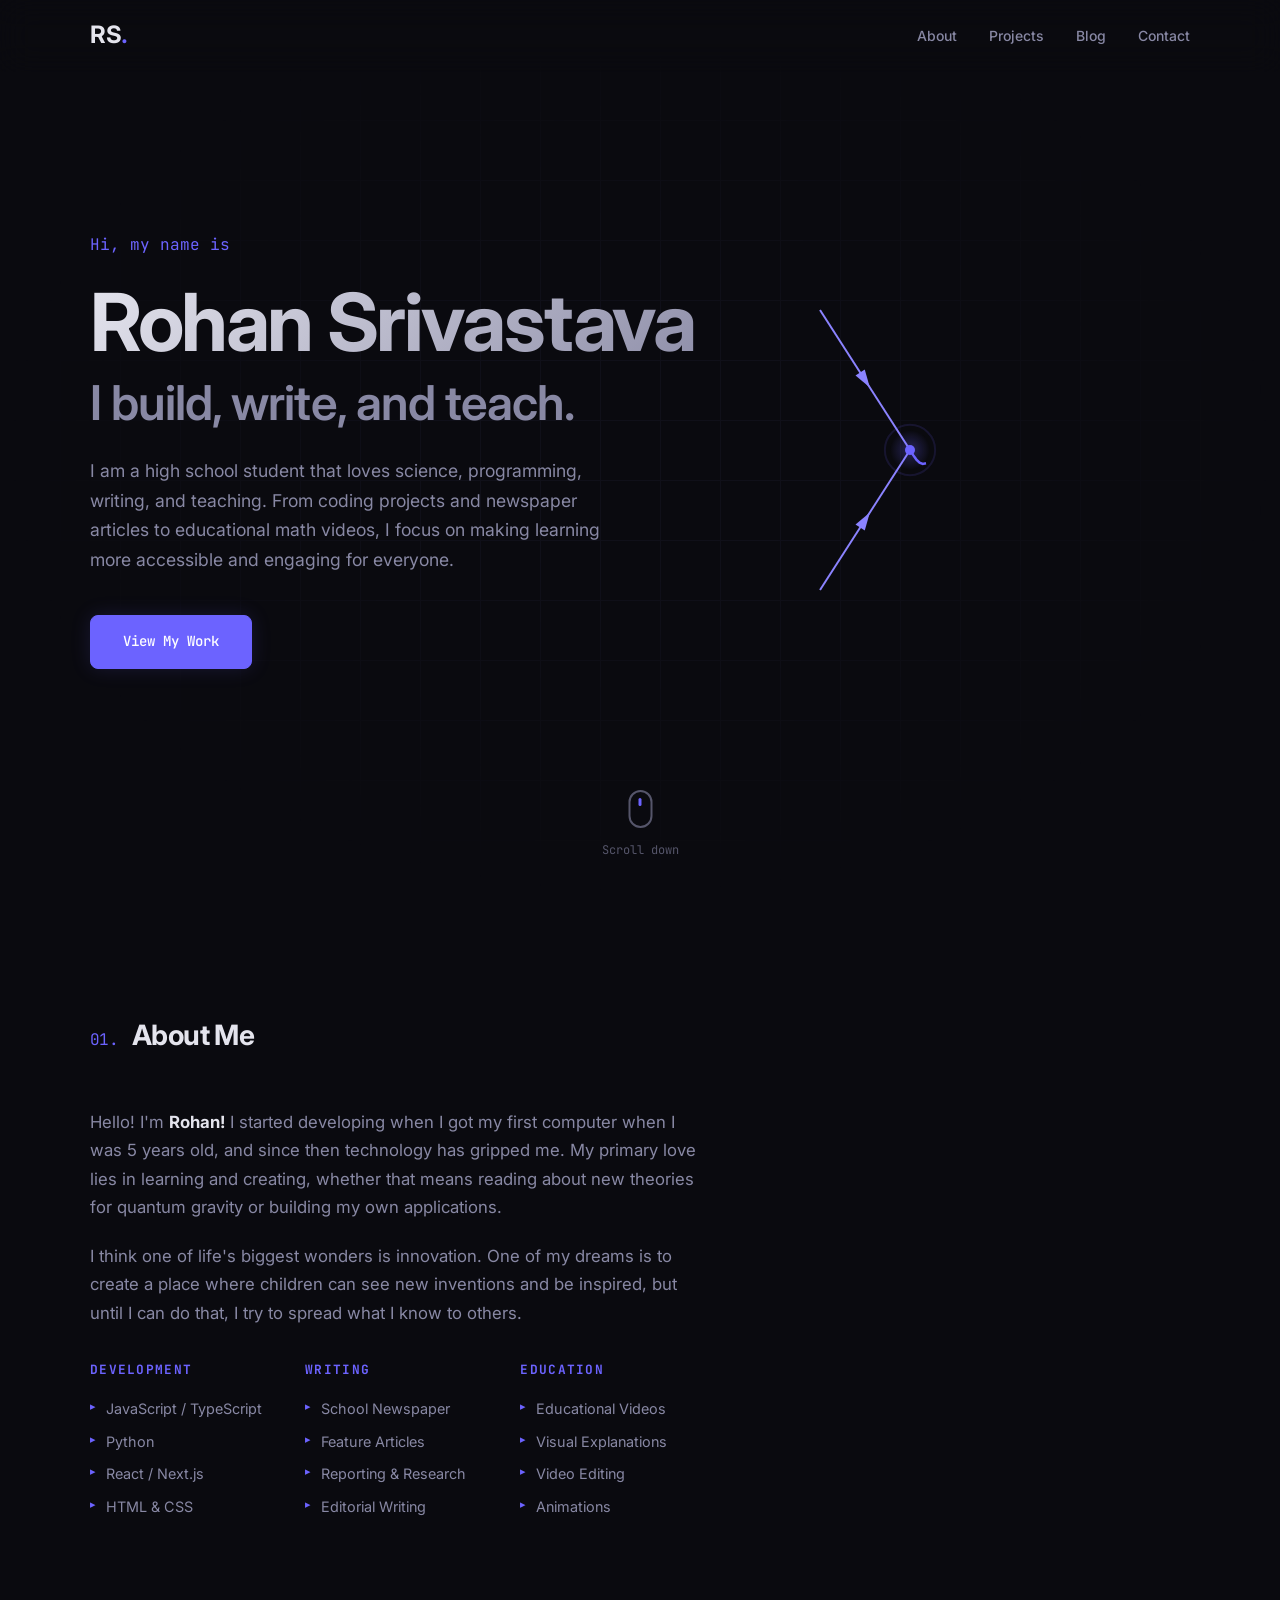
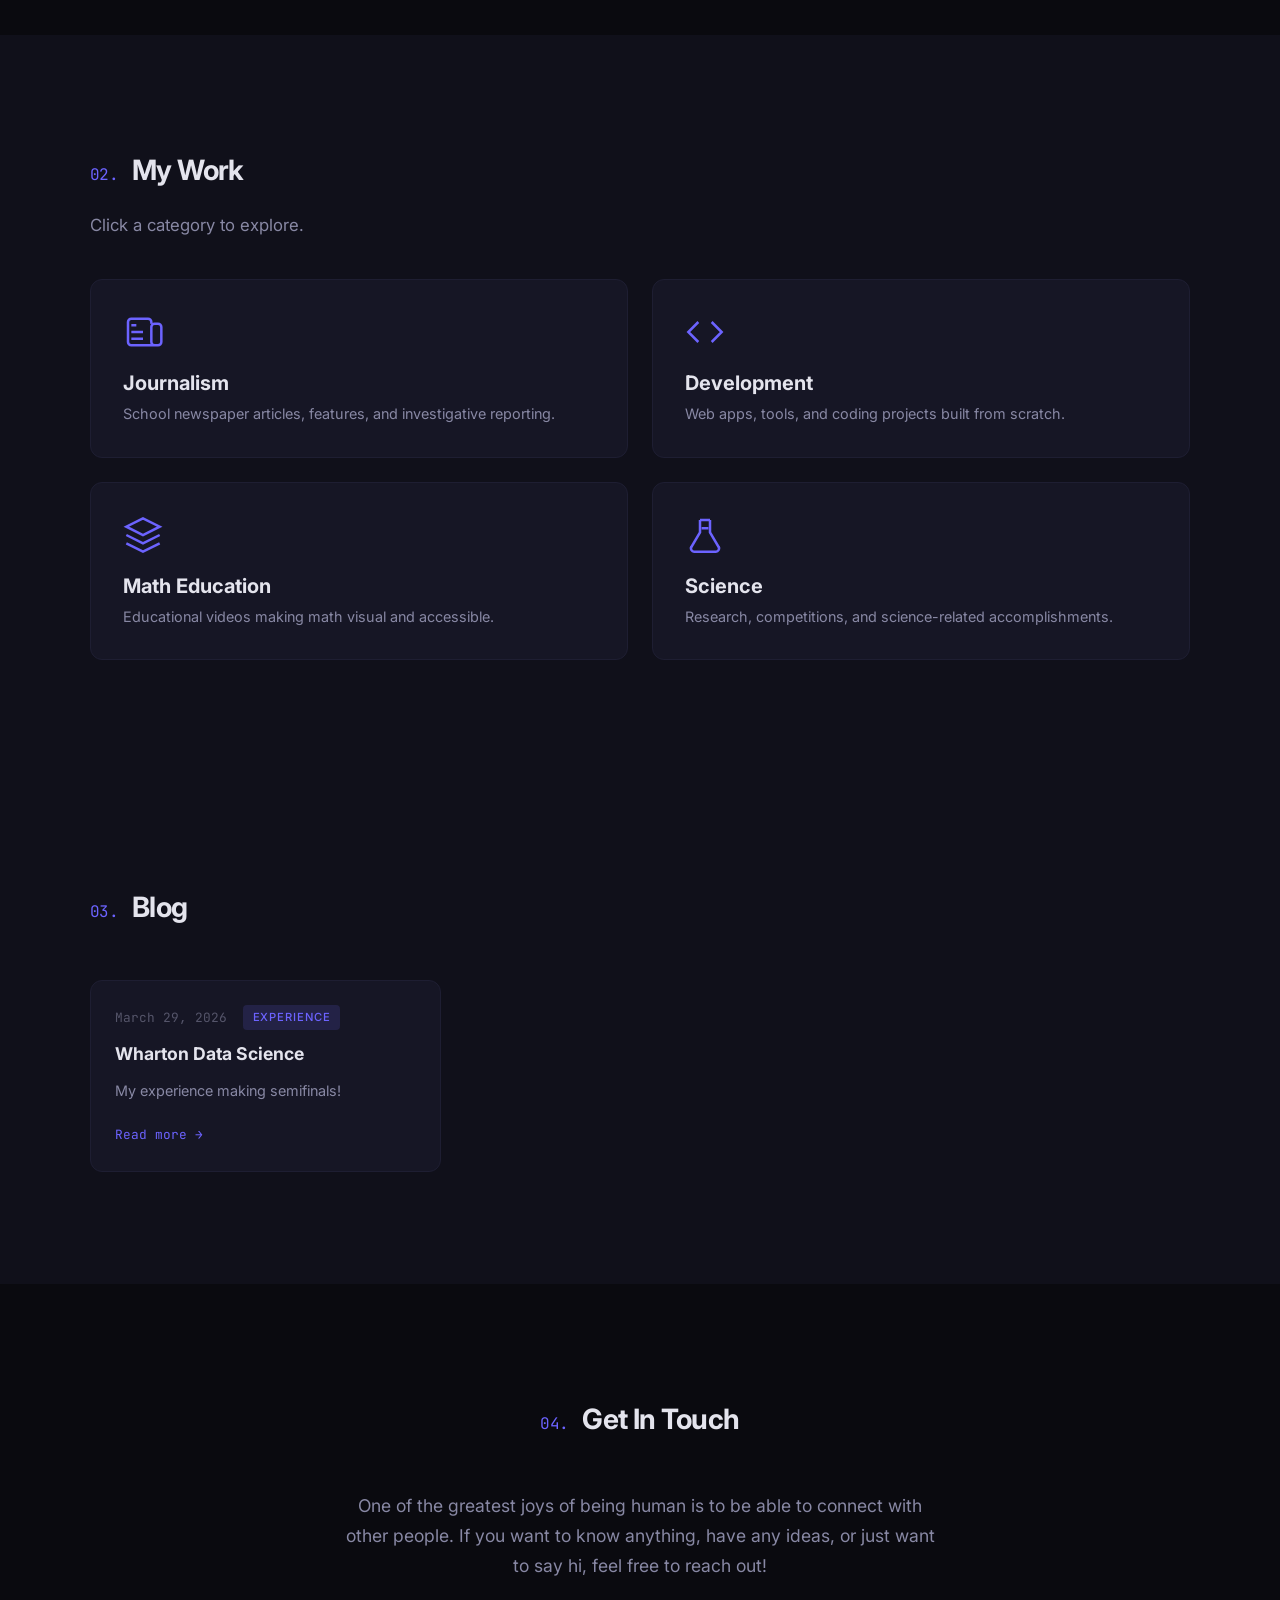
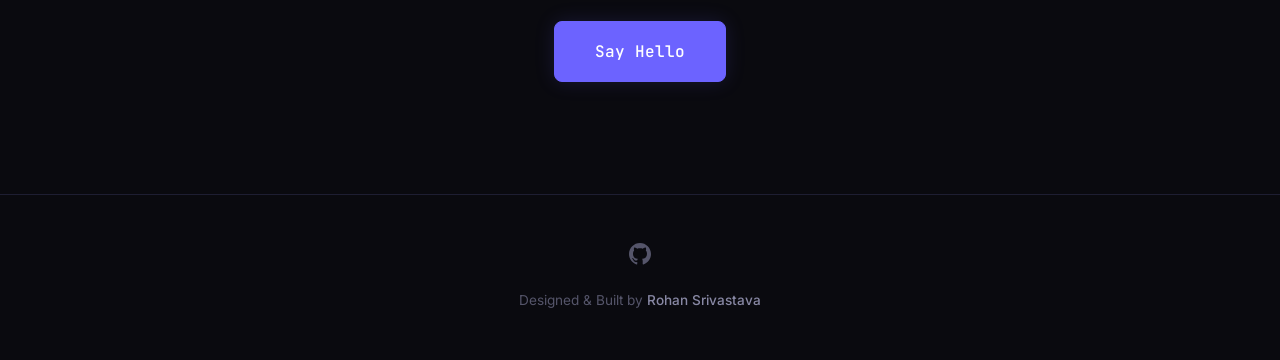
<file: index.html>
<!DOCTYPE html>
<html lang="en">

<head>
  <meta charset="UTF-8" />
  <meta name="viewport" content="width=device-width, initial-scale=1.0" />
  <title>Rohan Srivastava — Developer & Creator</title>
  <link rel="stylesheet" href="styles.css" />
  <link rel="preconnect" href="https://fonts.googleapis.com" />
  <link rel="preconnect" href="https://fonts.gstatic.com" crossorigin />
  <link
    href="https://fonts.googleapis.com/css2?family=Inter:wght@300;400;500;600;700&family=JetBrains+Mono:wght@400;500&display=swap"
    rel="stylesheet" />
</head>

<body>
  <!-- Navigation -->
  <nav class="nav" id="nav">
    <div class="nav-inner">
      <a href="#hero" class="nav-logo">RS<span class="accent">.</span></a>
      <ul class="nav-links">
        <li><a href="#about">About</a></li>
        <li><a href="#projects">Projects</a></li>
        <li><a href="#blog">Blog</a></li>
        <li><a href="#contact">Contact</a></li>
      </ul>
      <button class="nav-toggle" id="nav-toggle" aria-label="Toggle menu">
        <span></span><span></span><span></span>
      </button>
    </div>
  </nav>

  <!-- Hero -->
  <section class="hero" id="hero">
    <div class="hero-bg-grid"></div>
    <div class="hero-inner">
      <div class="hero-content">
        <p class="hero-greeting reveal">Hi, my name is</p>
        <h1 class="hero-name reveal reveal-delay-1">Rohan Srivastava</h1>
        <h2 class="hero-tagline reveal reveal-delay-2">I build, write, and teach.</h2>
        <p class="hero-description reveal reveal-delay-3">
          I am a high school student that loves science, programming, writing, and teaching. From coding projects and
          newspaper articles to educational math videos, I focus on making learning more accessible and engaging for
          everyone.
        </p>
        <a href="#projects" class="btn btn-primary reveal reveal-delay-4">View My Work</a>
      </div>
      <div class="feynman-container reveal reveal-delay-2">
        <canvas id="feynman-canvas" width="400" height="360"></canvas>
      </div>
    </div>
    <div class="hero-scroll-indicator">
      <div class="mouse">
        <div class="mouse-wheel"></div>
      </div>
      <p>Scroll down</p>
    </div>
  </section>

  <!-- About -->
  <section class="section" id="about">
    <div class="container">
      <h2 class="section-title reveal">
        <span class="section-number">01.</span> About Me
      </h2>
      <div class="about-grid">
        <div class="about-text reveal">
          <p>
            Hello! I'm <strong>Rohan!</strong> I started developing when I got my first computer when I was
            5 years old, and since then technology has gripped me. My primary love lies in learning and creating,
            whether that means reading about new theories for quantum gravity or building my own applications.
          </p>
          <p>
            I think one of life's biggest wonders is innovation. One of my dreams is to create a place where children
            can see new inventions and be inspired, but until I can do that, I try to spread what I know to others.
          </p>
          <div class="skills-grid">
            <div class="skill-category">
              <h3>Development</h3>
              <ul>
                <li>JavaScript / TypeScript</li>
                <li>Python</li>
                <li>React / Next.js</li>
                <li>HTML &amp; CSS</li>
              </ul>
            </div>
            <div class="skill-category">
              <h3>Writing</h3>
              <ul>
                <li>School Newspaper</li>
                <li>Feature Articles</li>
                <li>Reporting &amp; Research</li>
                <li>Editorial Writing</li>
              </ul>
            </div>
            <div class="skill-category">
              <h3>Education</h3>
              <ul>
                <li>Educational Videos</li>
                <li>Visual Explanations</li>
                <li>Video Editing</li>
                <li>Animations</li>
              </ul>
            </div>
          </div>
        </div>
        <!-- <div class="about-image reveal">
          <div class="about-image-wrapper">
            <div class="about-image-placeholder">
              <span> Photo</span>
            </div>
          </div>
        </div> -->
      </div>
    </div>
  </section>

  <!-- My Work -->
  <section class="section section-alt" id="projects">
    <div class="container">
      <h2 class="section-title reveal">
        <span class="section-number">02.</span> My Work
      </h2>
      <p class="work-subtitle reveal">Click a category to explore.</p>

      <!-- Category Cards -->
      <div class="work-categories reveal" id="work-categories">
        <button class="work-category-card" data-category="journalism">
          <svg class="work-category-icon" viewBox="0 0 24 24" fill="none" stroke="currentColor" stroke-width="1.5">
            <path
              d="M19 20H5a2 2 0 01-2-2V6a2 2 0 012-2h10a2 2 0 012 2v1m2 13a2 2 0 01-2-2V9a2 2 0 012-2h2a2 2 0 012 2v9a2 2 0 01-2 2h-2zM5 12h7M5 16h7M5 8h3" />
          </svg>
          <h3>Journalism</h3>
          <p>School newspaper articles, features, and investigative reporting.</p>
        </button>
        <button class="work-category-card" data-category="development">
          <svg class="work-category-icon" viewBox="0 0 24 24" fill="none" stroke="currentColor" stroke-width="1.5">
            <path d="M16 18l6-6-6-6M8 6l-6 6 6 6" />
          </svg>
          <h3>Development</h3>
          <p>Web apps, tools, and coding projects built from scratch.</p>
        </button>
        <button class="work-category-card" data-category="math">
          <svg class="work-category-icon" viewBox="0 0 24 24" fill="none" stroke="currentColor" stroke-width="1.5">
            <path d="M12 2L2 7l10 5 10-5-10-5zM2 17l10 5 10-5M2 12l10 5 10-5" />
          </svg>
          <h3>Math Education</h3>
          <p>Educational videos making math visual and accessible.</p>
        </button>
        <button class="work-category-card" data-category="science">
          <svg class="work-category-icon" viewBox="0 0 24 24" fill="none" stroke="currentColor" stroke-width="1.5">
            <path d="M9 3v7.4L4.2 18.6A2 2 0 006 22h12a2 2 0 001.8-3.4L15 10.4V3M9 3h6M10 8h4" />
          </svg>
          <h3>Science</h3>
          <p>Research, competitions, and science-related accomplishments.</p>
        </button>
      </div>

      <!-- Detail Panel (hidden by default) -->
      <div class="work-detail" id="work-detail">
        <button class="work-detail-close" id="work-detail-close" aria-label="Close">
          <svg viewBox="0 0 24 24" fill="none" stroke="currentColor" stroke-width="2" width="24" height="24">
            <path d="M19 12H5M12 19l-7-7 7-7" />
          </svg>
          <span>Back to categories</span>
        </button>

        <!-- Journalism Detail -->
        <div class="work-detail-panel" data-panel="journalism">
          <div class="work-detail-header">
            <h3>Journalism</h3>
            <p>News &amp; Features Section Editor for PHS's <em>The Tower</em>.</p>
          </div>
          <div class="work-detail-body">
            <p>
              As a section editor for <em>The Tower</em>, I colead the News and Features section.
              I assign stories, edit drafts, and lead student writers to create articles about important issues in my
              school community.
              I publish articles that range from investigative features to spotlights on new teachers and interesting
              programs.
            </p>
            <p>
              I also write opinion pieces about current issues that affect students, ranging from the use of AI to grade
              standardized tests
              to the disappearance of third spaces.
            </p>
            <a href="https://www.towerphs.com/credit/Rohan%20Srivastava" class="btn btn-primary" target="_blank"
              rel="noopener noreferrer">
              View my work &rarr;
            </a>
          </div>
        </div>

        <!-- Development Detail -->
        <div class="work-detail-panel" data-panel="development">
          <div class="work-detail-header">
            <h3>Development</h3>
            <p>Software projects, web apps, and tools I've built.</p>
          </div>
          <div class="work-detail-items">
            <div class="work-detail-item">
              <span class="work-detail-date">2026</span>
              <h4>Project Name</h4>
              <p>Description of the project. What problem does it solve and what technologies did you use?</p>
              <ul class="work-detail-tags">
                <li>React</li>
                <li>Node.js</li>
                <li>MongoDB</li>
              </ul>
            </div>
            <div class="work-detail-item">
              <span class="work-detail-date">2025</span>
              <h4>Project Name</h4>
              <p>Another project. Highlight what makes it unique and what you learned building it.</p>
              <ul class="work-detail-tags">
                <li>Python</li>
                <li>FastAPI</li>
              </ul>
            </div>
            <div class="work-detail-item">
              <span class="work-detail-date">2024</span>
              <h4>Project Name</h4>
              <p>An earlier project. Show your growth as a developer over time.</p>
              <ul class="work-detail-tags">
                <li>JavaScript</li>
                <li>HTML &amp; CSS</li>
              </ul>
            </div>
          </div>
        </div>

        <!-- Math Education Detail -->
        <div class="work-detail-panel" data-panel="math">
          <div class="work-detail-header">
            <h3>Math Education</h3>
            <p>Educational videos and content making math visual and fun.</p>
          </div>
          <div class="work-detail-items">
            <div class="work-detail-item">
              <span class="work-detail-date">2026</span>
              <h4>Video Title</h4>
              <p>Description of a math video. What concept did you explain and how did you make it visual?</p>
            </div>
            <div class="work-detail-item">
              <span class="work-detail-date">2025</span>
              <h4>Video Title</h4>
              <p>Another video or educational project. What was the reception and reach?</p>
            </div>
            <div class="work-detail-item">
              <span class="work-detail-date">2024</span>
              <h4>Video Title</h4>
              <p>An earlier video. How did you get into math education content?</p>
            </div>
          </div>
        </div>

        <!-- Science Detail -->
        <div class="work-detail-panel" data-panel="science">
          <div class="work-detail-header">
            <h3>Science</h3>
            <p>Research, competitions, and science accomplishments.</p>
          </div>
          <div class="work-detail-items">
            <div class="work-detail-item">
              <span class="work-detail-date">2026</span>
              <h4>Accomplishment Title</h4>
              <p>Description of a science accomplishment, competition result, or research project.</p>
            </div>
            <div class="work-detail-item">
              <span class="work-detail-date">2025</span>
              <h4>Accomplishment Title</h4>
              <p>Another science achievement. What did you learn and what was the outcome?</p>
            </div>
            <div class="work-detail-item">
              <span class="work-detail-date">2024</span>
              <h4>Accomplishment Title</h4>
              <p>Earlier science work. What sparked your interest?</p>
            </div>
          </div>
        </div>
      </div>
    </div>
  </section>

  <!-- Blog -->
  <section class="section section-alt" id="blog">
    <div class="container">
      <h2 class="section-title reveal">
        <span class="section-number">03.</span> Blog
      </h2>
      <div class="blog-grid">
        <!-- COPY THIS CARD FOR EACH NEW POST -->
        <article class="blog-card reveal">
          <div class="blog-card-body">
            <div class="blog-card-meta">
              <span class="blog-card-date">March 29, 2026</span>
              <span class="blog-card-tag">Experience</span>
            </div>
            <h3 class="blog-card-title">
              <a href="blog/wharton.html">Wharton Data Science</a>
            </h3>
            <p class="blog-card-excerpt">
              My experience making semifinals!
            </p>
            <a href="blog/wharton.html" class="blog-card-read-more">Read more &rarr;</a>
          </div>
        </article>
        <!-- END CARD TEMPLATE -->
      </div>
    </div>
  </section>

  <!-- Contact -->
  <section class="section" id="contact">
    <div class="container contact-container">
      <h2 class="section-title reveal">
        <span class="section-number">04.</span> Get In Touch
      </h2>
      <div class="contact-content reveal">
        <p>
          One of the greatest joys of being human is to be able to connect with other people. If you want to know anything, have any ideas, or just want to say hi, feel free to reach out!

        </p>
        <a href="mailto:rohans2358@gmail.com" class="btn btn-primary btn-lg">Say Hello</a>
      </div>
    </div>
  </section>

  <!-- Footer -->
  <footer class="footer">
    <div class="footer-links">
      <a href="https://github.com/humba672" aria-label="GitHub">
        <svg viewBox="0 0 24 24" fill="currentColor" width="22" height="22">
          <path
            d="M12 0C5.37 0 0 5.37 0 12c0 5.3 3.438 9.8 8.205 11.385.6.113.82-.258.82-.577 0-.285-.01-1.04-.015-2.04-3.338.724-4.042-1.61-4.042-1.61-.546-1.385-1.335-1.755-1.335-1.755-1.087-.744.084-.729.084-.729 1.205.084 1.838 1.236 1.838 1.236 1.07 1.835 2.809 1.305 3.495.998.108-.776.417-1.305.76-1.605-2.665-.3-5.466-1.332-5.466-5.93 0-1.31.465-2.38 1.235-3.22-.135-.303-.54-1.523.105-3.176 0 0 1.005-.322 3.3 1.23.96-.267 1.98-.399 3-.405 1.02.006 2.04.138 3 .405 2.28-1.552 3.285-1.23 3.285-1.23.645 1.653.24 2.873.12 3.176.765.84 1.23 1.91 1.23 3.22 0 4.61-2.805 5.625-5.475 5.92.42.36.81 1.096.81 2.22 0 1.605-.015 2.896-.015 3.286 0 .315.21.69.825.57C20.565 21.795 24 17.295 24 12c0-6.63-5.37-12-12-12" />
        </svg>
      </a>
      <!-- <a href="https://linkedin.com" aria-label="LinkedIn">
        <svg viewBox="0 0 24 24" fill="currentColor" width="22" height="22">
          <path
            d="M20.447 20.452h-3.554v-5.569c0-1.328-.027-3.037-1.852-3.037-1.853 0-2.136 1.445-2.136 2.939v5.667H9.351V9h3.414v1.561h.046c.477-.9 1.637-1.85 3.37-1.85 3.601 0 4.267 2.37 4.267 5.455v6.286zM5.337 7.433a2.062 2.062 0 01-2.063-2.065 2.064 2.064 0 112.063 2.065zm1.782 13.019H3.555V9h3.564v11.452zM22.225 0H1.771C.792 0 0 .774 0 1.729v20.542C0 23.227.792 24 1.771 24h20.451C23.2 24 24 23.227 24 22.271V1.729C24 .774 23.2 0 22.222 0h.003z" />
        </svg>
      </a>
      <a href="https://twitter.com" aria-label="Twitter">
        <svg viewBox="0 0 24 24" fill="currentColor" width="22" height="22">
          <path
            d="M18.244 2.25h3.308l-7.227 8.26 8.502 11.24H16.17l-5.214-6.817L4.99 21.75H1.68l7.73-8.835L1.254 2.25H8.08l4.713 6.231zm-1.161 17.52h1.833L7.084 4.126H5.117z" />
        </svg>
      </a> -->
    </div>
    <p class="footer-text">
      Designed &amp; Built by <strong>Rohan Srivastava</strong>
    </p>
  </footer>

  <script src="script.js"></script>
</body>

</html>
</file>
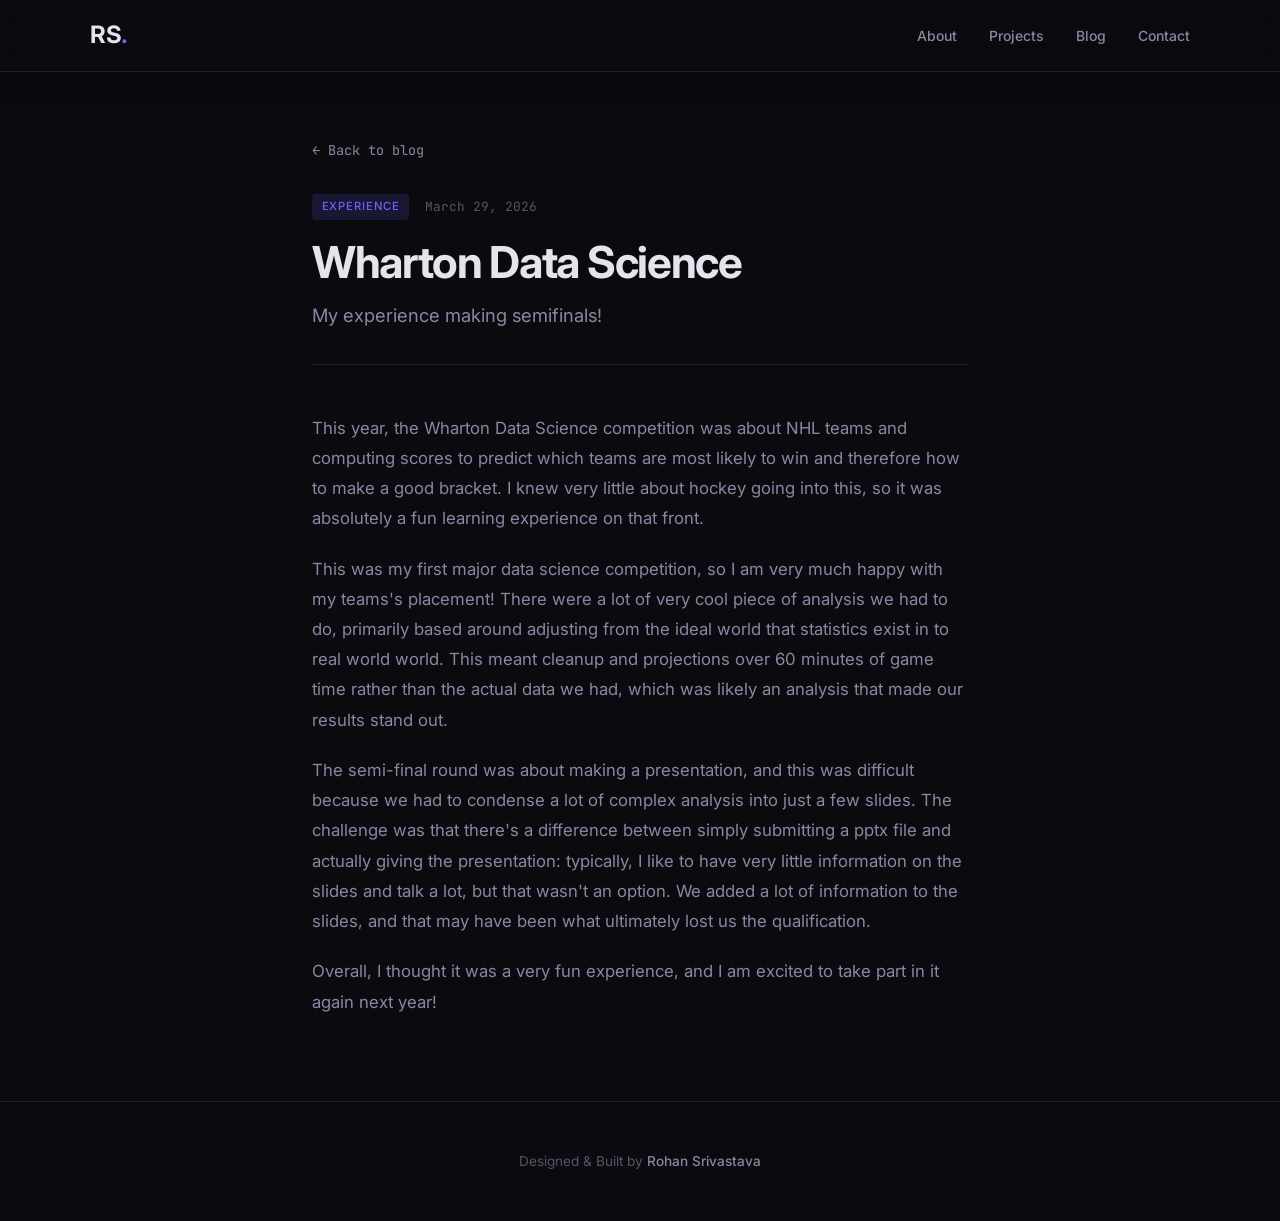
<file: blog/wharton.html>
<!DOCTYPE html>
<html lang="en">

<head>
  <meta charset="UTF-8" />
  <meta name="viewport" content="width=device-width, initial-scale=1.0" />
  <title>Wharton Data Science — Rohan Srivastava</title>
  <link rel="stylesheet" href="../styles.css" />
  <link rel="stylesheet" href="../blog.css" />
  <link rel="preconnect" href="https://fonts.googleapis.com" />
  <link rel="preconnect" href="https://fonts.gstatic.com" crossorigin />
  <link
    href="https://fonts.googleapis.com/css2?family=Inter:wght@300;400;500;600;700&family=JetBrains+Mono:wght@400;500&display=swap"
    rel="stylesheet" />
</head>

<body>
  <!-- Navigation -->
  <nav class="nav scrolled" id="nav">
    <div class="nav-inner">
      <a href="../index.html#hero" class="nav-logo">RS<span class="accent">.</span></a>
      <ul class="nav-links">
        <li><a href="../index.html#about">About</a></li>
        <li><a href="../index.html#projects">Projects</a></li>
        <li><a href="../index.html#blog">Blog</a></li>
        <li><a href="../index.html#contact">Contact</a></li>
      </ul>
    </div>
  </nav>

  <article class="blog-post">
    <header class="blog-post-header">
      <a href="../index.html#blog" class="blog-post-back">&larr; Back to blog</a>
      <div class="blog-post-meta">
        <span class="blog-card-tag">Experience</span>
        <time datetime="2026-04-05">March 29, 2026</time>
      </div>
      <h1>Wharton Data Science</h1>
      <p class="blog-post-subtitle">My experience making semifinals!</p>
    </header>

    <div class="blog-post-content">
     <p>This year, the Wharton Data Science competition was about NHL teams and computing scores to predict which teams are most likely to win and therefore how to make a good bracket.
      I knew very little about hockey going into this, so it was absolutely a fun learning experience on that front. 
     </p>

     <p>
      This was my first major data science competition, so I am very much happy with my teams's placement! There were a lot of very cool piece of analysis we had to do,
      primarily based around adjusting from the ideal world that statistics exist in to real world world. This meant cleanup and projections over 60 minutes of game time 
      rather than the actual data we had, which was likely an analysis that made our results stand out.
     </p>

     <p>
      The semi-final round was about making a presentation, and this was difficult because we had to condense a lot of complex analysis into just a few slides. The challenge was that
      there's a difference between simply submitting a pptx file and actually giving the presentation: typically, I like to have very little information on the slides and talk a lot,
      but that wasn't an option. We added a lot of information to the slides, and that may have been what ultimately lost us the qualification.
     </p>

     <p>
      Overall, I thought it was a very fun experience, and I am excited to take part in it again next year!
     </p>
    </div>
  </article>

  <footer class="footer">
    <p class="footer-text">
      Designed &amp; Built by <strong>Rohan Srivastava</strong>
    </p>
  </footer>
</body>

</html>
</file>
<file: styles.css>
/* ===== CSS Variables ===== */
:root {
  --bg-primary: #0a0a0f;
  --bg-secondary: #10101a;
  --bg-card: #161625;
  --bg-card-hover: #1c1c30;
  --text-primary: #e4e4ed;
  --text-secondary: #8888a4;
  --text-muted: #55556a;
  --accent: #6c63ff;
  --accent-light: #8b83ff;
  --accent-glow: rgba(108, 99, 255, 0.15);
  --accent-glow-strong: rgba(108, 99, 255, 0.3);
  --border: #1e1e32;
  --border-light: #2a2a44;
  --font-sans: 'Inter', -apple-system, BlinkMacSystemFont, sans-serif;
  --font-mono: 'JetBrains Mono', 'Fira Code', monospace;
  --nav-height: 72px;
  --container-max: 1100px;
  --transition-fast: 0.2s ease;
  --transition-base: 0.3s ease;
  --transition-slow: 0.6s cubic-bezier(0.16, 1, 0.3, 1);
}

/* ===== Reset & Base ===== */
*,
*::before,
*::after {
  margin: 0;
  padding: 0;
  box-sizing: border-box;
}

html {
  scroll-behavior: smooth;
  scroll-padding-top: var(--nav-height);
}

body {
  font-family: var(--font-sans);
  background: var(--bg-primary);
  color: var(--text-primary);
  line-height: 1.7;
  overflow-x: hidden;
  -webkit-font-smoothing: antialiased;
  -moz-osx-font-smoothing: grayscale;
}

a {
  color: var(--accent-light);
  text-decoration: none;
  transition: color var(--transition-fast);
}

a:hover {
  color: var(--accent);
}

ul {
  list-style: none;
}

img {
  max-width: 100%;
  display: block;
}

::selection {
  background: var(--accent);
  color: #fff;
}

/* ===== Navigation ===== */
.nav {
  position: fixed;
  top: 0;
  left: 0;
  right: 0;
  z-index: 1000;
  padding: 0 2rem;
  height: var(--nav-height);
  display: flex;
  align-items: center;
  background: rgba(10, 10, 15, 0.8);
  backdrop-filter: blur(16px);
  -webkit-backdrop-filter: blur(16px);
  border-bottom: 1px solid transparent;
  transition: border-color var(--transition-base), box-shadow var(--transition-base);
}

.nav.scrolled {
  border-bottom-color: var(--border);
  box-shadow: 0 4px 30px rgba(0, 0, 0, 0.3);
}

.nav-inner {
  max-width: var(--container-max);
  width: 100%;
  margin: 0 auto;
  display: flex;
  align-items: center;
  justify-content: space-between;
}

.nav-logo {
  font-size: 1.5rem;
  font-weight: 700;
  color: var(--text-primary);
  letter-spacing: -0.02em;
}

.nav-logo:hover {
  color: var(--text-primary);
}

.nav-logo .accent {
  color: var(--accent);
}

.nav-links {
  display: flex;
  gap: 2rem;
  align-items: center;
}

.nav-links a {
  color: var(--text-secondary);
  font-size: 0.875rem;
  font-weight: 500;
  position: relative;
  padding: 0.25rem 0;
}

.nav-links a::after {
  content: '';
  position: absolute;
  bottom: -2px;
  left: 0;
  width: 0;
  height: 2px;
  background: var(--accent);
  transition: width var(--transition-base);
}

.nav-links a:hover {
  color: var(--accent-light);
}

.nav-links a:hover::after {
  width: 100%;
}

.nav-toggle {
  display: none;
  flex-direction: column;
  gap: 5px;
  background: none;
  border: none;
  cursor: pointer;
  padding: 4px;
}

.nav-toggle span {
  display: block;
  width: 24px;
  height: 2px;
  background: var(--text-primary);
  border-radius: 2px;
  transition: transform var(--transition-base), opacity var(--transition-base);
}

.nav-toggle.active span:nth-child(1) {
  transform: translateY(7px) rotate(45deg);
}

.nav-toggle.active span:nth-child(2) {
  opacity: 0;
}

.nav-toggle.active span:nth-child(3) {
  transform: translateY(-7px) rotate(-45deg);
}

/* ===== Hero ===== */
.hero {
  min-height: 100vh;
  display: flex;
  align-items: center;
  justify-content: center;
  padding: 0 2rem;
  position: relative;
  overflow: hidden;
}

.hero-bg-grid {
  position: absolute;
  inset: 0;
  background-image:
    linear-gradient(var(--border) 1px, transparent 1px),
    linear-gradient(90deg, var(--border) 1px, transparent 1px);
  background-size: 60px 60px;
  opacity: 0.3;
  mask-image: radial-gradient(ellipse at center, black 20%, transparent 70%);
  -webkit-mask-image: radial-gradient(ellipse at center, black 20%, transparent 70%);
}

.hero-inner {
  max-width: var(--container-max);
  width: 100%;
  position: relative;
  z-index: 1;
  display: flex;
  align-items: center;
  justify-content: space-between;
  gap: 2rem;
}

.hero-content {
  flex: 1;
  min-width: 0;
}

.hero-greeting {
  font-family: var(--font-mono);
  font-size: 1rem;
  color: var(--accent);
  margin-bottom: 1.25rem;
}

.hero-name {
  font-size: clamp(2.5rem, 7vw, 5rem);
  font-weight: 700;
  letter-spacing: -0.03em;
  line-height: 1.1;
  margin-bottom: 0.5rem;
  background: linear-gradient(135deg, var(--text-primary) 0%, var(--text-secondary) 100%);
  -webkit-background-clip: text;
  -webkit-text-fill-color: transparent;
  background-clip: text;
}

/* ===== Feynman Diagram ===== */
.feynman-container {
  flex-shrink: 0;
  width: 400px;
  height: 360px;
}

#feynman-canvas {
  width: 100%;
  height: 100%;
}

.hero-tagline {
  font-size: clamp(1.5rem, 4vw, 3rem);
  font-weight: 600;
  color: var(--text-secondary);
  letter-spacing: -0.02em;
  line-height: 1.2;
  margin-bottom: 1.5rem;
}

.hero-description {
  max-width: 540px;
  color: var(--text-secondary);
  font-size: 1.1rem;
  margin-bottom: 2.5rem;
}

.hero-scroll-indicator {
  position: absolute;
  bottom: 2.5rem;
  left: 50%;
  transform: translateX(-50%);
  display: flex;
  flex-direction: column;
  align-items: center;
  gap: 0.75rem;
  color: var(--text-muted);
  font-size: 0.75rem;
  font-family: var(--font-mono);
  animation: fadeInUp 1s 2s both;
}

.mouse {
  width: 24px;
  height: 38px;
  border: 2px solid var(--text-muted);
  border-radius: 12px;
  display: flex;
  justify-content: center;
  padding-top: 6px;
}

.mouse-wheel {
  width: 3px;
  height: 8px;
  background: var(--accent);
  border-radius: 2px;
  animation: scrollWheel 2s infinite;
}

@keyframes scrollWheel {
  0% { opacity: 1; transform: translateY(0); }
  50% { opacity: 0.5; transform: translateY(6px); }
  100% { opacity: 0; transform: translateY(12px); }
}

/* ===== Buttons ===== */
.btn {
  display: inline-block;
  font-family: var(--font-mono);
  font-size: 0.875rem;
  font-weight: 500;
  padding: 0.875rem 2rem;
  border-radius: 8px;
  border: 1px solid transparent;
  cursor: pointer;
  transition: all var(--transition-base);
}

.btn-primary {
  color: #fff;
  background: var(--accent);
  border-color: var(--accent);
  box-shadow: 0 0 20px var(--accent-glow);
}

.btn-primary:hover {
  background: var(--accent-light);
  border-color: var(--accent-light);
  box-shadow: 0 0 30px var(--accent-glow-strong);
  color: #fff;
  transform: translateY(-2px);
}

.btn-lg {
  padding: 1rem 2.5rem;
  font-size: 1rem;
}

/* ===== Sections ===== */
.section {
  padding: 7rem 2rem;
}

.section-alt {
  background: var(--bg-secondary);
}

.container {
  max-width: var(--container-max);
  margin: 0 auto;
}

.section-title {
  font-size: 1.75rem;
  font-weight: 700;
  margin-bottom: 3rem;
  letter-spacing: -0.02em;
}

.section-number {
  font-family: var(--font-mono);
  font-size: 1rem;
  font-weight: 400;
  color: var(--accent);
  margin-right: 0.5rem;
}

/* ===== About ===== */
.about-grid {
  display: grid;
  grid-template-columns: 3fr 2fr;
  gap: 4rem;
  align-items: start;
}

.about-text p {
  color: var(--text-secondary);
  margin-bottom: 1.25rem;
  font-size: 1.05rem;
}

.about-text strong {
  color: var(--text-primary);
}

.skills-grid {
  display: grid;
  grid-template-columns: repeat(3, 1fr);
  gap: 1.5rem;
  margin-top: 2rem;
}

.skill-category h3 {
  font-size: 0.8rem;
  text-transform: uppercase;
  letter-spacing: 0.1em;
  color: var(--accent);
  margin-bottom: 0.75rem;
  font-family: var(--font-mono);
}

.skill-category li {
  color: var(--text-secondary);
  font-size: 0.9rem;
  padding: 0.25rem 0;
  position: relative;
  padding-left: 1rem;
}

.skill-category li::before {
  content: '\25B8';
  position: absolute;
  left: 0;
  color: var(--accent);
  font-size: 0.7rem;
}

.about-image-wrapper {
  position: relative;
}

.about-image-wrapper::after {
  content: '';
  position: absolute;
  top: 16px;
  left: 16px;
  width: 100%;
  height: 100%;
  border: 2px solid var(--accent);
  border-radius: 12px;
  z-index: -1;
  transition: all var(--transition-base);
}

.about-image-wrapper:hover::after {
  top: 10px;
  left: 10px;
}

.about-image-placeholder {
  width: 100%;
  aspect-ratio: 1;
  background: var(--bg-card);
  border-radius: 12px;
  display: flex;
  align-items: center;
  justify-content: center;
  color: var(--text-muted);
  font-size: 1rem;
  font-family: var(--font-mono);
  border: 1px solid var(--border);
}

/* ===== My Work Explorer ===== */
.work-subtitle {
  color: var(--text-secondary);
  font-size: 1.05rem;
  margin-top: -2rem;
  margin-bottom: 2.5rem;
}

.work-categories {
  display: grid;
  grid-template-columns: repeat(2, 1fr);
  gap: 1.5rem;
}

.work-category-card {
  background: var(--bg-card);
  border: 1px solid var(--border);
  border-radius: 12px;
  padding: 2rem;
  text-align: left;
  cursor: pointer;
  transition: all var(--transition-base);
  font-family: inherit;
  color: inherit;
}

.work-category-card:hover {
  transform: translateY(-6px);
  border-color: var(--accent);
  box-shadow: 0 20px 40px rgba(0, 0, 0, 0.3), 0 0 30px var(--accent-glow);
}

.work-category-card:hover h3 {
  color: var(--accent-light);
}

.work-category-icon {
  width: 40px;
  height: 40px;
  color: var(--accent);
  margin-bottom: 1rem;
}

.work-category-card h3 {
  font-size: 1.25rem;
  margin-bottom: 0.5rem;
  transition: color var(--transition-fast);
}

.work-category-card p {
  color: var(--text-secondary);
  font-size: 0.9rem;
  line-height: 1.5;
}

/* Detail Panel */
.work-detail {
  display: none;
}

.work-detail.open {
  display: block;
  animation: workDetailIn 0.4s cubic-bezier(0.16, 1, 0.3, 1);
}

@keyframes workDetailIn {
  from {
    opacity: 0;
    transform: translateY(20px);
  }
  to {
    opacity: 1;
    transform: translateY(0);
  }
}

.work-detail-close {
  display: inline-flex;
  align-items: center;
  gap: 0.5rem;
  background: none;
  border: 1px solid var(--border);
  border-radius: 8px;
  color: var(--text-secondary);
  font-family: var(--font-mono);
  font-size: 0.85rem;
  padding: 0.5rem 1rem;
  cursor: pointer;
  margin-bottom: 2rem;
  transition: all var(--transition-fast);
}

.work-detail-close:hover {
  color: var(--accent-light);
  border-color: var(--accent);
}

.work-detail-close svg {
  flex-shrink: 0;
}

.work-detail-panel {
  display: none;
}

.work-detail-panel.active {
  display: block;
}

.work-detail-header {
  margin-bottom: 2rem;
  padding-bottom: 1.5rem;
  border-bottom: 1px solid var(--border);
}

.work-detail-header h3 {
  font-size: 1.75rem;
  margin-bottom: 0.5rem;
  background: linear-gradient(135deg, var(--text-primary) 0%, var(--accent-light) 100%);
  -webkit-background-clip: text;
  -webkit-text-fill-color: transparent;
  background-clip: text;
}

.work-detail-header p {
  color: var(--text-secondary);
  font-size: 1.05rem;
}

.work-detail-body {
  color: var(--text-secondary);
  font-size: 1.05rem;
  line-height: 1.8;
}

.work-detail-body p {
  margin-bottom: 1.5rem;
}

.work-detail-body em {
  color: var(--accent-light);
  font-style: italic;
}

.work-detail-items {
  display: flex;
  flex-direction: column;
  gap: 1.5rem;
}

.work-detail-item {
  background: var(--bg-card);
  border: 1px solid var(--border);
  border-radius: 12px;
  padding: 1.5rem;
  transition: all var(--transition-base);
}

.work-detail-item:hover {
  border-color: var(--border-light);
  transform: translateX(4px);
}

.work-detail-date {
  font-family: var(--font-mono);
  font-size: 0.8rem;
  color: var(--accent);
  display: block;
  margin-bottom: 0.5rem;
}

.work-detail-item h4 {
  font-size: 1.1rem;
  margin-bottom: 0.5rem;
}

.work-detail-item p {
  color: var(--text-secondary);
  font-size: 0.95rem;
}

.work-detail-tags {
  display: flex;
  flex-wrap: wrap;
  gap: 0.75rem;
  margin-top: 0.75rem;
}

.work-detail-tags li {
  font-family: var(--font-mono);
  font-size: 0.75rem;
  color: var(--accent);
  background: var(--accent-glow);
  padding: 0.2rem 0.6rem;
  border-radius: 4px;
}

/* ===== Blog ===== */
.blog-grid {
  display: grid;
  grid-template-columns: repeat(3, 1fr);
  gap: 1.5rem;
}

.blog-card {
  background: var(--bg-card);
  border: 1px solid var(--border);
  border-radius: 12px;
  overflow: hidden;
  transition: all var(--transition-base);
}

.blog-card:hover {
  transform: translateY(-6px);
  border-color: var(--border-light);
  box-shadow: 0 20px 40px rgba(0, 0, 0, 0.3);
}

.blog-card-body {
  padding: 1.5rem;
}

.blog-card-meta {
  display: flex;
  align-items: center;
  gap: 1rem;
  margin-bottom: 0.75rem;
}

.blog-card-date {
  font-size: 0.8rem;
  color: var(--text-muted);
  font-family: var(--font-mono);
}

.blog-card-tag {
  font-size: 0.7rem;
  text-transform: uppercase;
  letter-spacing: 0.08em;
  color: var(--accent);
  background: var(--accent-glow);
  padding: 0.2rem 0.6rem;
  border-radius: 4px;
  font-weight: 500;
}

.blog-card-title {
  font-size: 1.1rem;
  margin-bottom: 0.75rem;
  line-height: 1.4;
}

.blog-card-title a {
  color: var(--text-primary);
}

.blog-card-title a:hover {
  color: var(--accent-light);
}

.blog-card-excerpt {
  color: var(--text-secondary);
  font-size: 0.9rem;
  margin-bottom: 1rem;
  display: -webkit-box;
  -webkit-line-clamp: 3;
  -webkit-box-orient: vertical;
  overflow: hidden;
}

.blog-card-read-more {
  font-family: var(--font-mono);
  font-size: 0.8rem;
  color: var(--accent);
}

.blog-card-read-more:hover {
  color: var(--accent-light);
}

/* ===== Contact ===== */
.contact-container {
  text-align: center;
  max-width: 600px;
}

.contact-content p {
  color: var(--text-secondary);
  font-size: 1.1rem;
  margin-bottom: 2.5rem;
}

/* ===== Footer ===== */
.footer {
  padding: 3rem 2rem;
  text-align: center;
  border-top: 1px solid var(--border);
}

.footer-links {
  display: flex;
  justify-content: center;
  gap: 1.5rem;
  margin-bottom: 1.5rem;
}

.footer-links a {
  color: var(--text-muted);
  transition: color var(--transition-fast), transform var(--transition-fast);
  display: flex;
}

.footer-links a:hover {
  color: var(--accent);
  transform: translateY(-3px);
}

.footer-text {
  color: var(--text-muted);
  font-size: 0.85rem;
}

.footer-text strong {
  color: var(--text-secondary);
  font-weight: 500;
}

/* ===== Scroll Reveal Animations ===== */
.reveal {
  opacity: 0;
  transform: translateY(30px);
  transition: opacity 0.8s cubic-bezier(0.16, 1, 0.3, 1),
              transform 0.8s cubic-bezier(0.16, 1, 0.3, 1);
}

.reveal.visible {
  opacity: 1;
  transform: translateY(0);
}

.reveal-delay-1 { transition-delay: 0.15s; }
.reveal-delay-2 { transition-delay: 0.3s; }
.reveal-delay-3 { transition-delay: 0.45s; }
.reveal-delay-4 { transition-delay: 0.6s; }

@keyframes fadeInUp {
  from {
    opacity: 0;
    transform: translateX(-50%) translateY(20px);
  }
  to {
    opacity: 1;
    transform: translateX(-50%) translateY(0);
  }
}

/* ===== Responsive ===== */
@media (max-width: 900px) {
  .hero-inner {
    flex-direction: column;
  }

  .feynman-container {
    width: 300px;
    height: 270px;
  }

  .about-grid {
    grid-template-columns: 1fr;
    gap: 2rem;
  }

  .about-image {
    order: -1;
    max-width: 300px;
  }

  .work-categories {
    grid-template-columns: 1fr;
  }

  .blog-grid {
    grid-template-columns: 1fr;
  }

  .skills-grid {
    grid-template-columns: repeat(2, 1fr);
  }
}

@media (max-width: 640px) {
  .nav-links {
    display: none;
    position: fixed;
    top: var(--nav-height);
    left: 0;
    right: 0;
    bottom: 0;
    background: var(--bg-primary);
    flex-direction: column;
    align-items: center;
    justify-content: center;
    gap: 2.5rem;
  }

  .nav-links.open {
    display: flex;
  }

  .nav-links a {
    font-size: 1.25rem;
  }

  .nav-toggle {
    display: flex;
  }

  .hero-content {
    padding-top: 2rem;
  }

  .feynman-container {
    display: none;
  }

  .hero-scroll-indicator {
    display: none;
  }

  .section {
    padding: 5rem 1.25rem;
  }

  .skills-grid {
    grid-template-columns: 1fr;
  }
}
</file>
<file: blog.css>
/* ===== Blog Post Page ===== */
.blog-post {
  max-width: 720px;
  margin: 0 auto;
  padding: calc(var(--nav-height) + 4rem) 2rem 4rem;
}

.blog-post-back {
  font-family: var(--font-mono);
  font-size: 0.85rem;
  color: var(--text-secondary);
  display: inline-block;
  margin-bottom: 2rem;
  transition: color var(--transition-fast);
}

.blog-post-back:hover {
  color: var(--accent-light);
}

.blog-post-header {
  margin-bottom: 3rem;
  padding-bottom: 2rem;
  border-bottom: 1px solid var(--border);
}

.blog-post-meta {
  display: flex;
  align-items: center;
  gap: 1rem;
  margin-bottom: 1rem;
}

.blog-post-meta time {
  font-family: var(--font-mono);
  font-size: 0.8rem;
  color: var(--text-muted);
}

.blog-post-header h1 {
  font-size: clamp(2rem, 5vw, 2.75rem);
  font-weight: 700;
  letter-spacing: -0.03em;
  line-height: 1.2;
  margin-bottom: 0.75rem;
}

.blog-post-subtitle {
  color: var(--text-secondary);
  font-size: 1.15rem;
}

/* Post content typography */
.blog-post-content h2 {
  font-size: 1.5rem;
  margin-top: 2.5rem;
  margin-bottom: 1rem;
  letter-spacing: -0.02em;
}

.blog-post-content h3 {
  font-size: 1.2rem;
  margin-top: 2rem;
  margin-bottom: 0.75rem;
}

.blog-post-content p {
  color: var(--text-secondary);
  font-size: 1.05rem;
  line-height: 1.8;
  margin-bottom: 1.25rem;
}

.blog-post-content ul,
.blog-post-content ol {
  color: var(--text-secondary);
  font-size: 1.05rem;
  line-height: 1.8;
  margin-bottom: 1.25rem;
  padding-left: 1.5rem;
}

.blog-post-content ul {
  list-style: disc;
}

.blog-post-content ol {
  list-style: decimal;
}

.blog-post-content li {
  margin-bottom: 0.4rem;
}

.blog-post-content a {
  color: var(--accent-light);
  text-decoration: underline;
  text-underline-offset: 2px;
}

.blog-post-content img {
  border-radius: 8px;
  margin: 1.5rem 0;
  border: 1px solid var(--border);
}

.blog-post-content pre {
  background: var(--bg-card);
  border: 1px solid var(--border);
  border-radius: 8px;
  padding: 1.25rem;
  margin-bottom: 1.25rem;
  overflow-x: auto;
}

.blog-post-content code {
  font-family: var(--font-mono);
  font-size: 0.9rem;
  color: var(--accent-light);
}

.blog-post-content pre code {
  color: var(--text-secondary);
}

.blog-post-content blockquote {
  border-left: 3px solid var(--accent);
  padding: 0.75rem 1.25rem;
  margin: 1.5rem 0;
  background: var(--accent-glow);
  border-radius: 0 8px 8px 0;
}

.blog-post-content blockquote p {
  margin-bottom: 0;
  color: var(--text-primary);
}

@media (max-width: 640px) {
  .blog-post {
    padding: calc(var(--nav-height) + 2rem) 1.25rem 3rem;
  }
}
</file>
